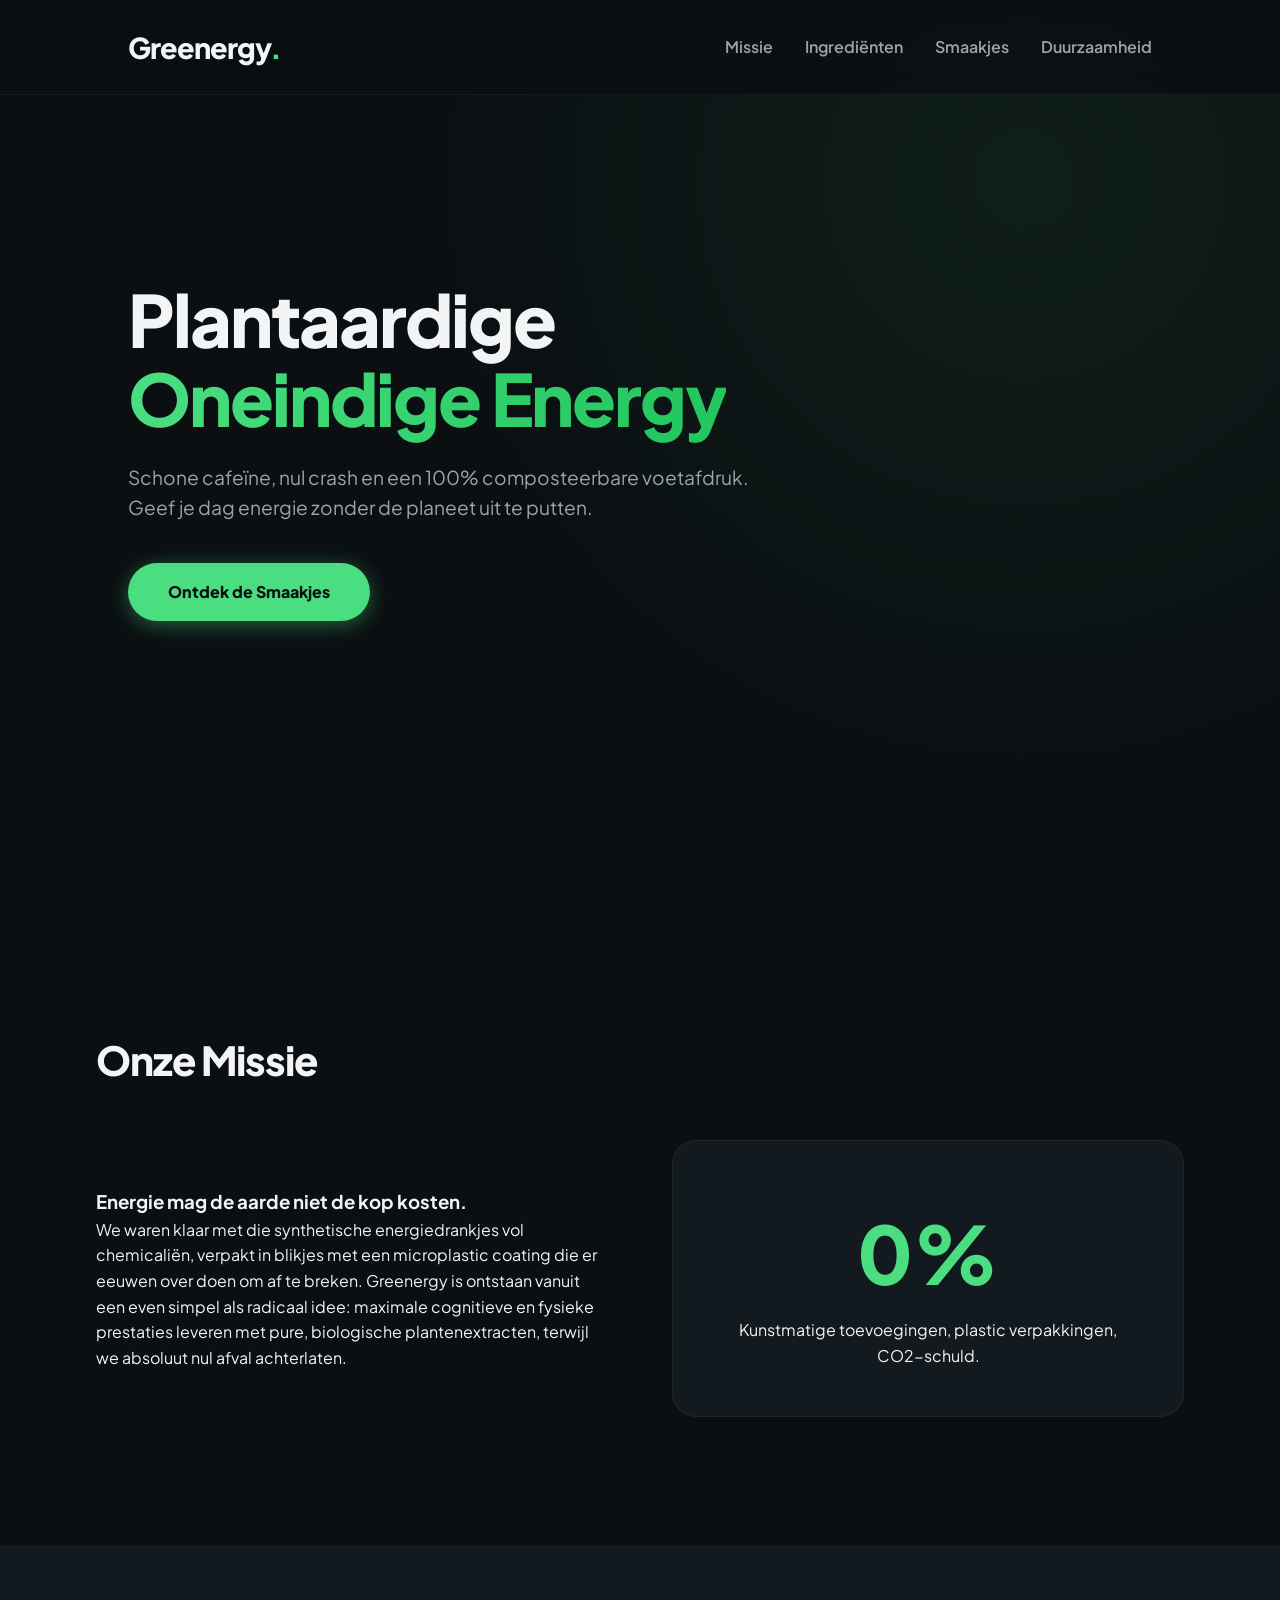
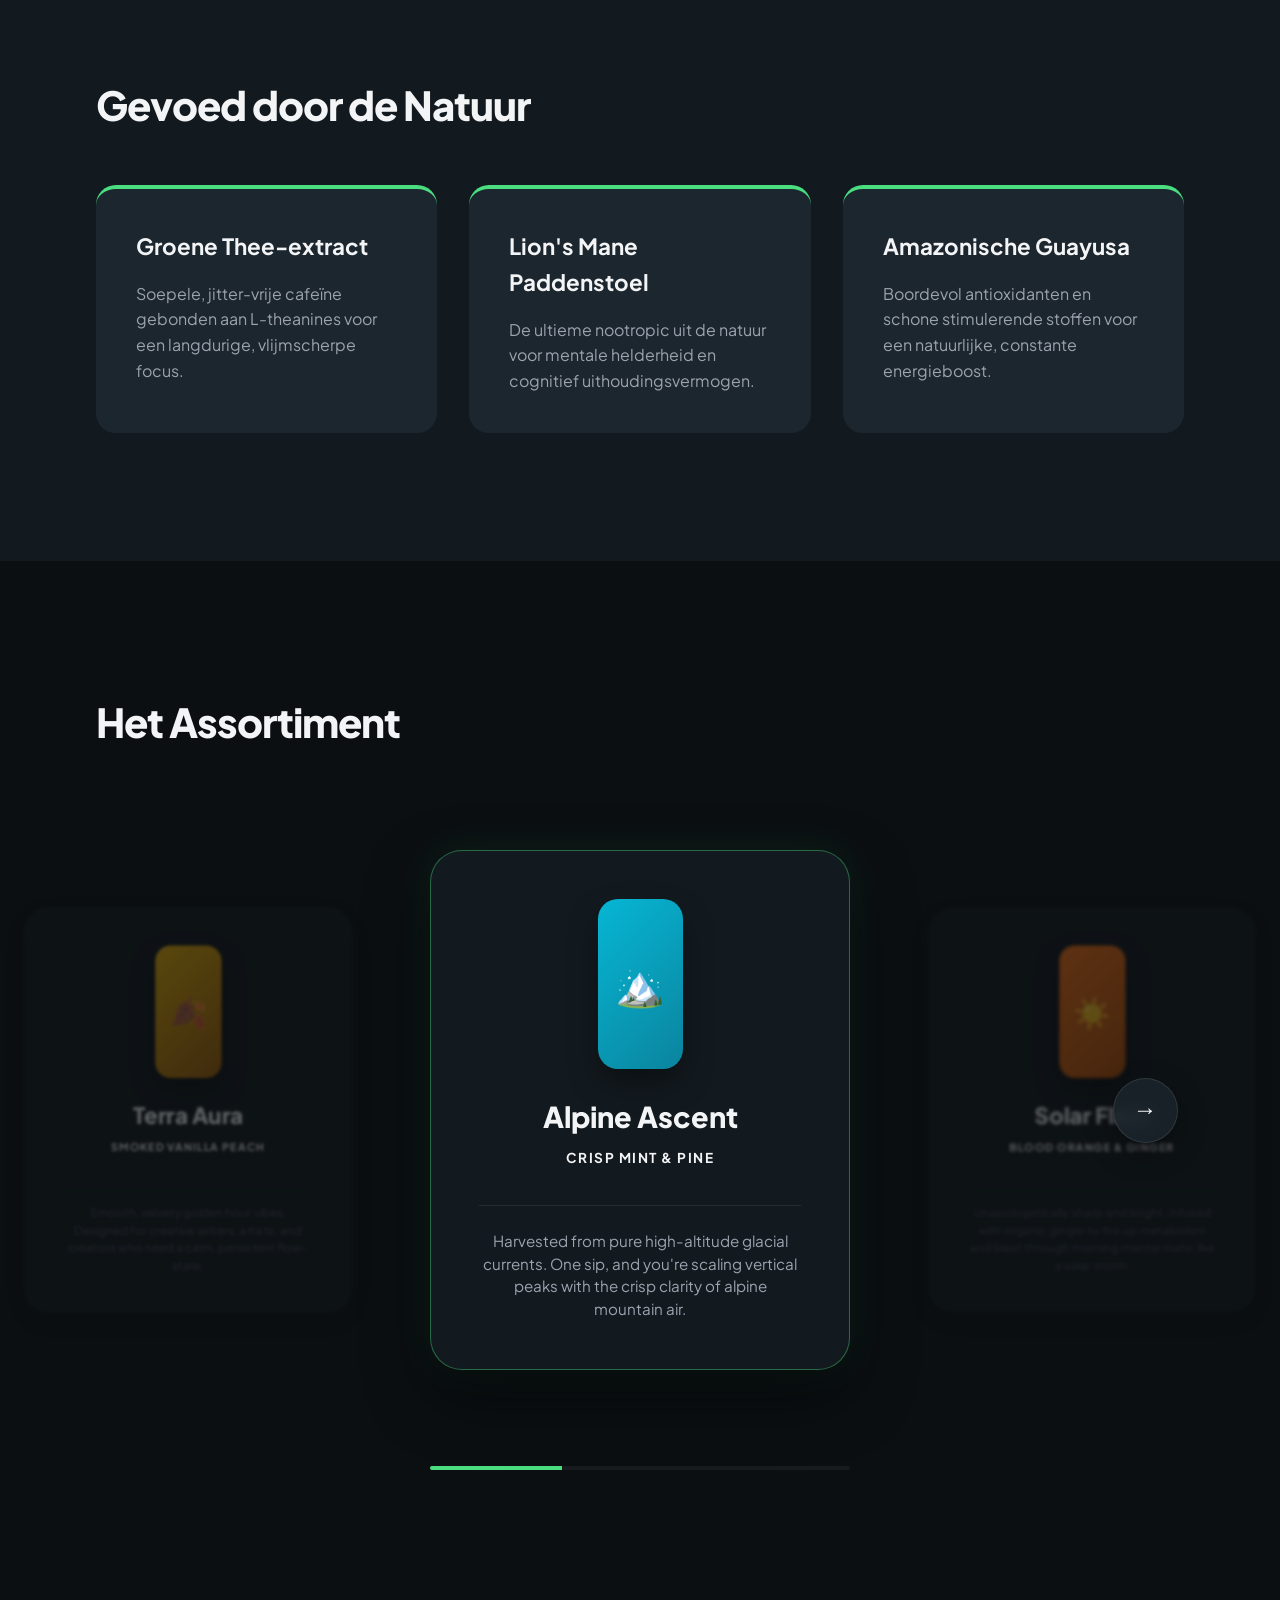
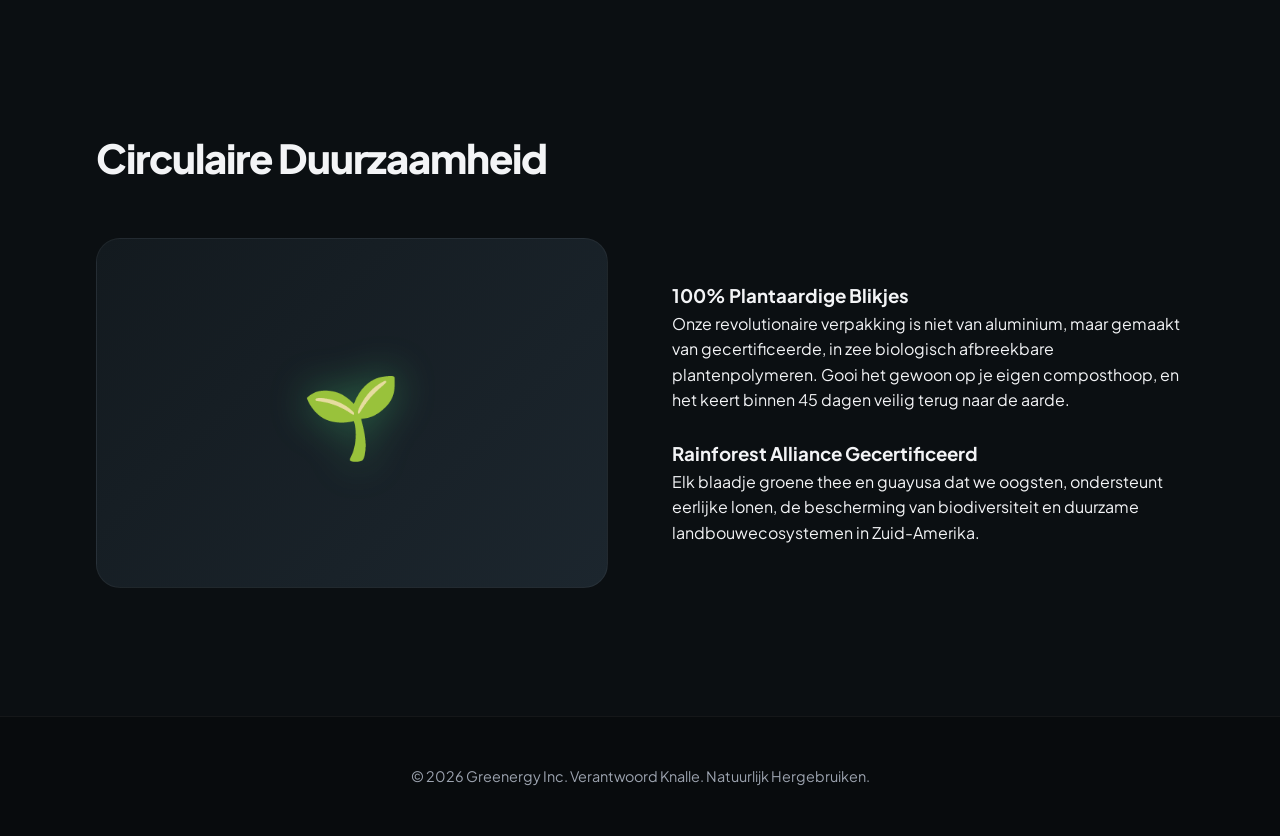
<file: index2.html>
<!DOCTYPE html>
<html lang="nl">
<head>
    <meta charset="UTF-8">
    <meta name="viewport" content="width=device-width, initial-scale=1.0">
    <title>Greenergy | Duurzaam Geladen Energy</title>
    <link rel="stylesheet" href="style.css">
    <link href="https://fonts.googleapis.com/css2?family=Plus+Jakarta+Sans:wght@400;600;800&display=swap" rel="stylesheet">
</head>
<body>

    <nav class="navbar">
        <div class="logo">Greenergy<span>.</span></div>
        <ul class="nav-links">
            <li><a href="#mission">Missie</a></li>
            <li><a href="#ingredients">Ingrediënten</a></li>
            <li><a href="#products">Smaakjes</a></li>
            <li><a href="#sustainability">Duurzaamheid</a></li>
        </ul>
    </nav>

    <header class="hero fade-in-section">
        <div class="hero-content">
            <h1>Plantaardige <br><span class="gradient-text">Oneindige Energy</span></h1>
            <p>Schone cafeïne, nul crash en een 100% composteerbare voetafdruk. Geef je dag energie zonder de planeet uit te putten.</p>
            <a href="#products" class="btn">Ontdek de Smaakjes</a>
        </div>
    </header>

    <section id="mission" class="section fade-in-section">
        <div class="container">
            <h2 class="section-title">Onze Missie</h2>
            <div class="grid-two-col">
                <div class="text-block">
                    <h3>Energie mag de aarde niet de kop kosten.</h3>
                    <p>We waren klaar met die synthetische energiedrankjes vol chemicaliën, verpakt in blikjes met een microplastic coating die er eeuwen over doen om af te breken. Greenergy is ontstaan vanuit een even simpel als radicaal idee: maximale cognitieve en fysieke prestaties leveren met pure, biologische plantenextracten, terwijl we absoluut nul afval achterlaten.</p>
                </div>
                <div class="stat-card">
                    <span class="stat-number">0%</span>
                    <p>Kunstmatige toevoegingen, plastic verpakkingen, CO2-schuld.</p>
                </div>
            </div>
        </div>
    </section>

    <section id="ingredients" class="section alt-bg fade-in-section">
        <div class="container">
            <h2 class="section-title">Gevoed door de Natuur</h2>
            <div class="ingredients-grid">
                <div class="ing-card">
                    <h4>Groene Thee-extract</h4>
                    <p>Soepele, jitter-vrije cafeïne gebonden aan L-theanines voor een langdurige, vlijmscherpe focus.</p>
                </div>
                <div class="ing-card">
                    <h4>Lion's Mane Paddenstoel</h4>
                    <p>De ultieme nootropic uit de natuur voor mentale helderheid en cognitief uithoudingsvermogen.</p>
                </div>
                <div class="ing-card">
                    <h4>Amazonische Guayusa</h4>
                    <p>Boordevol antioxidanten en schone stimulerende stoffen voor een natuurlijke, constante energieboost.</p>
                </div>
            </div>
        </div>
    </section>

    <section id="products" class="products-section fade-in-section">
        <div class="container">
            <h2 class="section-title">Het Assortiment</h2>
            
            <div class="carousel-wrapper">
                <div class="slider-container">
                    <div class="product-track" id="productTrack"></div>
                </div>
                
                <button class="nav-btn next-btn" id="nextBtn" aria-label="Volgende Smaak">&rarr;</button>
            </div>

            <div class="timer-bar-container">
                <div class="timer-bar" id="timerBar"></div>
            </div>
        </div>
    </section>

    <section id="sustainability" class="section fade-in-section">
        <div class="container">
            <h2 class="section-title">Circulaire Duurzaamheid</h2>
            <div class="grid-two-col">
                <div class="sus-image-placeholder">
                    <div class="leaf-icon">🌱</div>
                </div>
                <div class="text-block">
                    <h3>100% Plantaardige Blikjes</h3>
                    <p>Onze revolutionaire verpakking is niet van aluminium, maar gemaakt van gecertificeerde, in zee biologisch afbreekbare plantenpolymeren. Gooi het gewoon op je eigen composthoop, en het keert binnen 45 dagen veilig terug naar de aarde.</p>
                    <br>
                    <h3>Rainforest Alliance Gecertificeerd</h3>
                    <p>Elk blaadje groene thee en guayusa dat we oogsten, ondersteunt eerlijke lonen, de bescherming van biodiversiteit en duurzame landbouwecosystemen in Zuid-Amerika.</p>
                </div>
            </div>
        </div>
    </section>

    <footer>
        <p>&copy; 2026 Greenergy Inc. Verantwoord Knalle. Natuurlijk Hergebruiken.</p>
    </footer>

    <script src="script.js"></script>
</body>
</html>
</file>
<file: style.css>
:root {
    --bg-dark: #0b0f12;
    --bg-surface: #131a1f;
    --bg-surface-light: #1c262e;
    --primary: #4ade80;
    --primary-glow: rgba(74, 222, 128, 0.4);
    --text-main: #f3f4f6;
    --text-muted: #9ca3af;
    --transition: all 0.6s cubic-bezier(0.34, 1.56, 0.64, 1);
}

* {
    margin: 0;
    padding: 0;
    box-sizing: border-box;
    scroll-behavior: smooth;
}

body {
    font-family: 'Plus Jakarta Sans', sans-serif;
    background-color: var(--bg-dark);
    color: var(--text-main);
    overflow-x: hidden;
    line-height: 1.6;
}

.fade-in-section {
    opacity: 0;
    transform: translateY(40px);
    transition: opacity 0.8s ease-out, transform 0.8s cubic-bezier(0.25, 1, 0.5, 1);
    will-change: opacity, transform;
}

.fade-in-section.visible {
    opacity: 1;
    transform: translateY(0);
}

/* --- Navigation --- */
.navbar {
    position: fixed;
    top: 0;
    width: 100%;
    display: flex;
    justify-content: space-between;
    align-items: center;
    padding: 1.5rem 10%;
    background: rgba(11, 15, 18, 0.85);
    backdrop-filter: blur(12px);
    z-index: 1000;
    border-bottom: 1px solid rgba(255, 255, 255, 0.05);
}

.logo {
    font-size: 1.8rem;
    font-weight: 800;
    letter-spacing: -1px;
}

.logo span {
    color: var(--primary);
}

.nav-links {
    display: flex;
    list-style: none;
    gap: 2rem;
}

.nav-links a {
    color: var(--text-muted);
    text-decoration: none;
    font-weight: 600;
    transition: var(--transition);
}

.nav-links a:hover {
    color: var(--primary);
}

/* --- Layout Components --- */
.container {
    width: 85%;
    max-width: 1200px;
    margin: 0 auto;
}

.section {
    padding: 8rem 0;
}

.alt-bg {
    background-color: var(--bg-surface);
}

.section-title {
    font-size: 2.5rem;
    font-weight: 800;
    margin-bottom: 3rem;
    letter-spacing: -1px;
}

.grid-two-col {
    display: grid;
    grid-template-columns: 1fr 1fr;
    gap: 4rem;
    align-items: center;
}

/* --- Hero Section --- */
.hero {
    height: 100vh;
    display: flex;
    align-items: center;
    padding: 0 10%;
    background: radial-gradient(circle at 80% 20%, rgba(74, 222, 128, 0.08), transparent 50%);
}

.hero-content {
    max-width: 650px;
}

.hero h1 {
    font-size: 4.5rem;
    font-weight: 800;
    line-height: 1.1;
    margin-bottom: 1.5rem;
    letter-spacing: -2px;
}

.gradient-text {
    background: linear-gradient(90deg, var(--primary), #22c55e);
    -webkit-background-clip: text;
    -webkit-text-fill-color: transparent;
}

.hero p {
    font-size: 1.2rem;
    color: var(--text-muted);
    margin-bottom: 2.5rem;
}

.btn {
    display: inline-block;
    padding: 1rem 2.5rem;
    background-color: var(--primary);
    color: var(--bg-dark);
    text-decoration: none;
    font-weight: 800;
    border-radius: 50px;
    box-shadow: 0 4px 20px var(--primary-glow);
    transition: var(--transition);
}

.btn:hover {
    transform: translateY(-3px);
    box-shadow: 0 8px 30px var(--primary-glow);
}

/* --- Mission & Ingredients --- */
.stat-card {
    background: var(--bg-surface);
    padding: 3rem;
    border-radius: 24px;
    text-align: center;
    border: 1px solid rgba(255, 255, 255, 0.05);
}

.stat-number {
    font-size: 5rem;
    font-weight: 800;
    color: var(--primary);
    display: block;
}

.ingredients-grid {
    display: grid;
    grid-template-columns: repeat(auto-fit, minmax(280px, 1fr));
    gap: 2rem;
}

.ing-card {
    background: var(--bg-surface-light);
    padding: 2.5rem;
    border-radius: 20px;
    border-top: 4px solid var(--primary);
}

.ing-card h4 {
    font-size: 1.4rem;
    margin-bottom: 1rem;
}

.ing-card p {
    color: var(--text-muted);
}

/* --- Redesigned Panoramic Product Section --- */
.products-section {
    padding: 8rem 0;
    background-color: var(--bg-dark);
    overflow: hidden;
}

.carousel-wrapper {
    position: relative;
    display: flex;
    align-items: center;
    justify-content: center;
    width: 100vw;
    left: 50%;
    transform: translateX(-50%);
}

.slider-container {
    width: 100%;
    overflow: visible;
    padding: 3rem 0;
}

.product-track {
    display: flex;
    gap: 2rem;
    transition: transform 0.7s cubic-bezier(0.34, 1.56, 0.64, 1);
    width: max-content;
    will-change: transform;
}

.product-track.no-transition {
    transition: none !important;
}

/* --- Interactive Multi-Scale Cards --- */
.flavor-card {
    flex: 0 0 420px;
    width: 420px;
    height: 520px;
    background: var(--bg-surface);
    border-radius: 32px;
    padding: 3rem;
    display: flex;
    flex-direction: column;
    align-items: center;
    text-align: center;
    border: 1px solid rgba(255, 255, 255, 0.04);
    box-shadow: 0 10px 30px rgba(0, 0, 0, 0.2);
    
    /* Background elements styling */
    transform: scale(0.78);
    opacity: 0.35;
    filter: blur(2px);
    transition: transform 0.6s cubic-bezier(0.34, 1.56, 0.64, 1),
                opacity 0.6s ease,
                filter 0.6s ease,
                border-color 0.6s ease,
                box-shadow 0.6s ease;
}

/* Pure focused hero card styles */
.flavor-card.active {
    transform: scale(1);
    opacity: 1;
    filter: blur(0px);
    border-color: rgba(74, 222, 128, 0.4);
    box-shadow: 0 25px 60px rgba(0, 0, 0, 0.5), 0 0 40px rgba(74, 222, 128, 0.1);
}

.can-mockup {
    width: 85px;
    height: 170px;
    border-radius: 20px;
    margin-bottom: 1.5rem;
    display: flex;
    align-items: center;
    justify-content: center;
    font-size: 2.5rem;
    box-shadow: 0 15px 30px rgba(0,0,0,0.4);
}

.flavor-card h3 {
    font-size: 1.8rem;
    margin-bottom: 0.5rem;
    font-weight: 800;
}

.flavor-tag {
    font-size: 0.85rem;
    font-weight: 700;
    text-transform: uppercase;
    letter-spacing: 1.5px;
    margin-bottom: 1.5rem;
}

.flavor-story {
    font-size: 0.95rem;
    color: var(--text-muted);
    border-top: 1px solid rgba(255, 255, 255, 0.08);
    padding-top: 1.5rem;
    margin-top: auto;
    line-height: 1.5;
    opacity: 0.4;
    transition: opacity 0.6s ease;
}

.flavor-card.active .flavor-story {
    opacity: 1;
}

/* --- UI Controls --- */
.nav-btn {
    position: absolute;
    right: 8%;
    background: rgba(28, 38, 46, 0.8);
    backdrop-filter: blur(8px);
    border: 1px solid rgba(255, 255, 255, 0.1);
    color: var(--text-main);
    width: 65px;
    height: 65px;
    border-radius: 50%;
    font-size: 1.5rem;
    cursor: pointer;
    display: flex;
    align-items: center;
    justify-content: center;
    transition: var(--transition);
    z-index: 100;
    box-shadow: 0 10px 30px rgba(0,0,0,0.3);
}

.nav-btn:hover {
    background: var(--primary);
    color: var(--bg-dark);
    transform: scale(1.1);
    box-shadow: 0 0 25px var(--primary-glow);
}

.timer-bar-container {
    width: 100%;
    max-width: 420px;
    height: 4px;
    background: rgba(255, 255, 255, 0.05);
    margin: 3rem auto 0 auto;
    border-radius: 2px;
    overflow: hidden;
}

.timer-bar {
    height: 100%;
    width: 0%;
    background: var(--primary);
}

/* --- Sustainability & Footer --- */
.sus-image-placeholder {
    height: 350px;
    background: linear-gradient(135deg, var(--bg-surface), var(--bg-surface-light));
    border-radius: 24px;
    display: flex;
    align-items: center;
    justify-content: center;
    border: 1px solid rgba(255, 255, 255, 0.05);
}

.leaf-icon {
    font-size: 5rem;
    filter: drop-shadow(0 0 20px var(--primary-glow));
}

footer {
    text-align: center;
    padding: 3rem;
    background-color: #080b0d;
    color: var(--text-muted);
    font-size: 0.9rem;
    border-top: 1px solid rgba(255, 255, 255, 0.05);
}

@media (max-width: 768px) {
    .grid-two-col { grid-template-columns: 1fr; gap: 2rem; }
    .hero h1 { font-size: 3rem; }
    .nav-links { display: none; }
    .nav-btn { right: 5%; top: auto; bottom: -20px; width: 55px; height: 55px; }
    .flavor-card { flex: 0 0 290px; width: 290px; height: 490px; padding: 2rem; }
    .timer-bar-container { max-width: 290px; }
}
</file>
